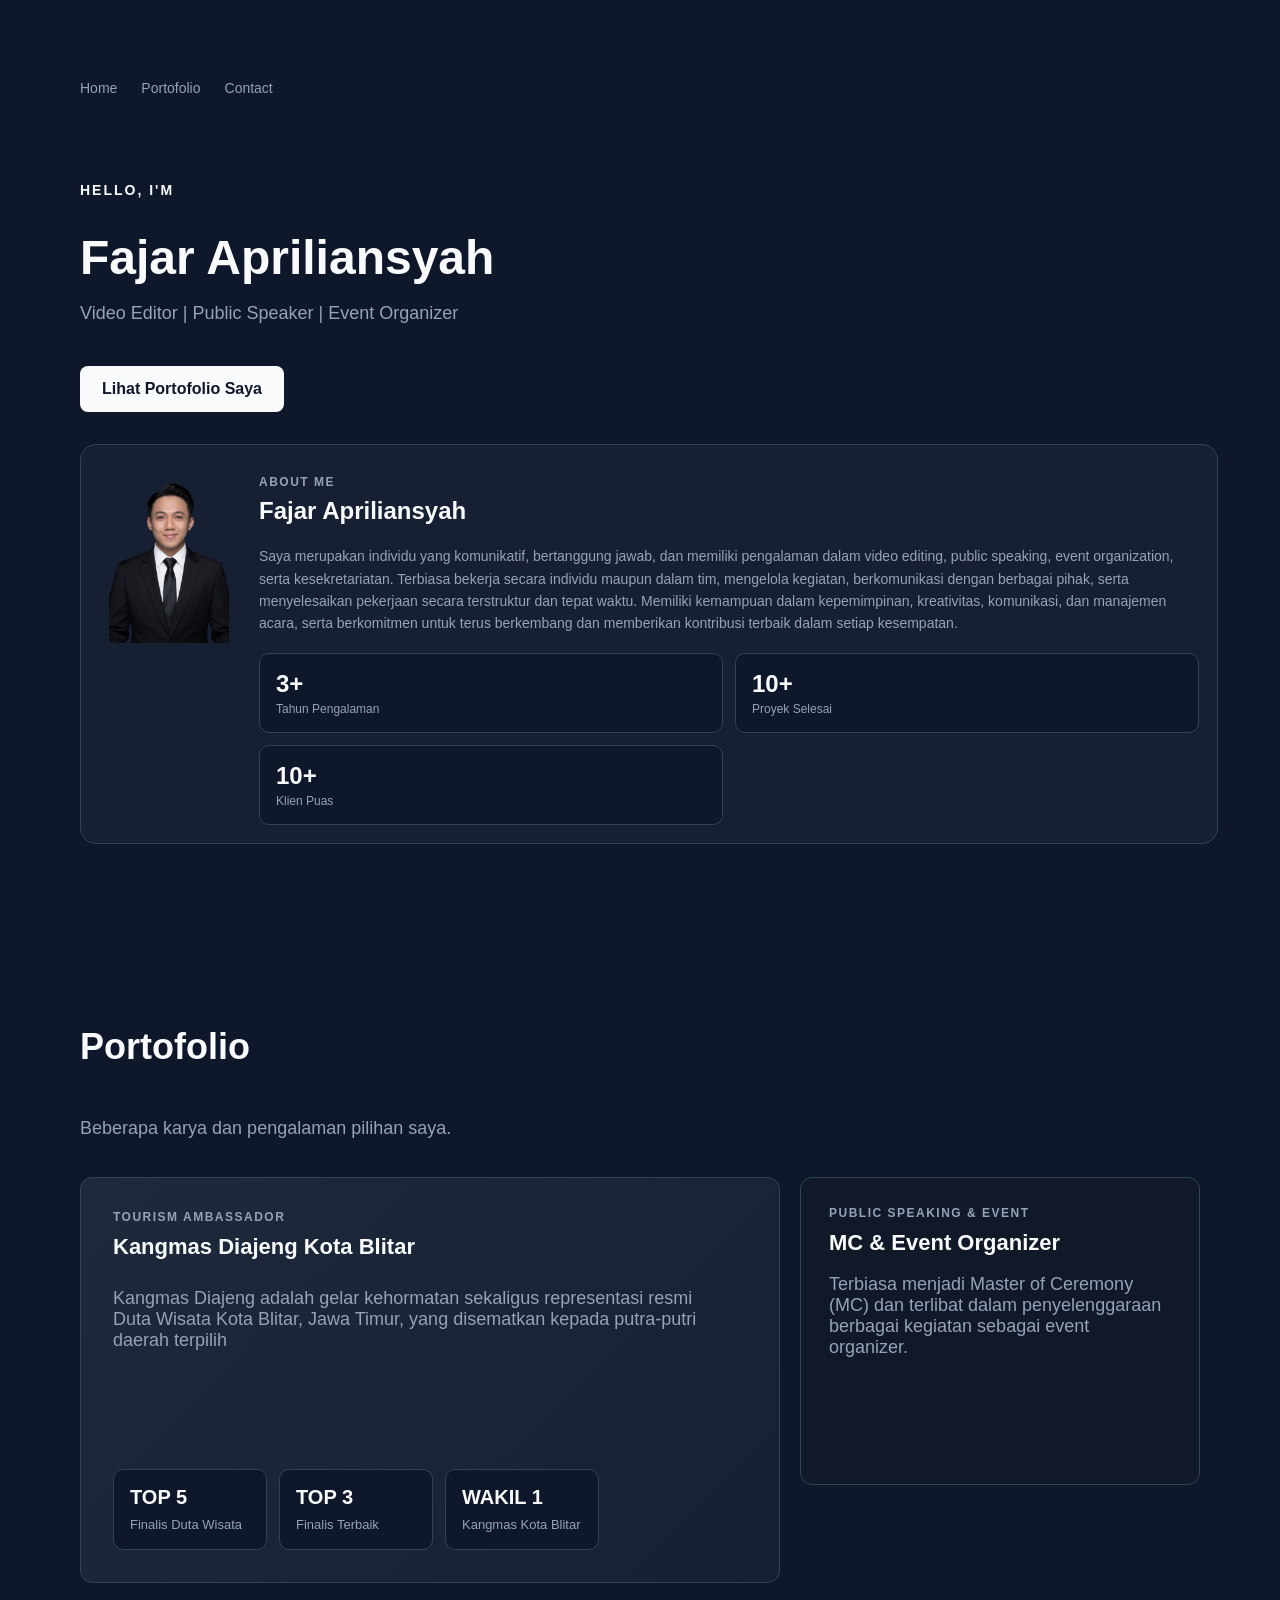
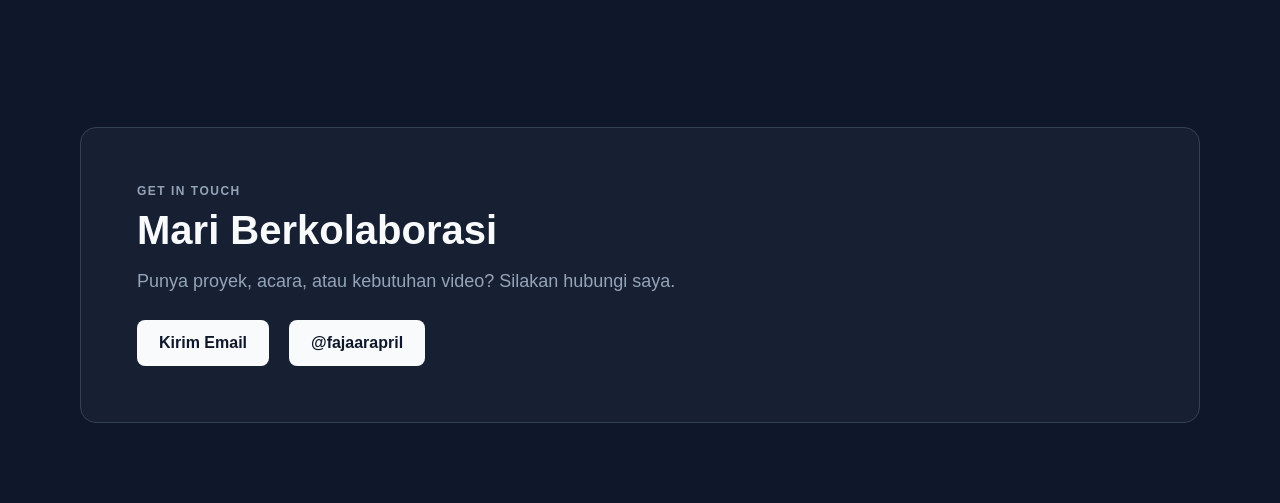
<file: index.html>
<!DOCTYPE html>
<html lang="id">
<head>
    <link rel="stylesheet" href="style.css">
    <meta charset="UTF-8">
    <meta name="viewport" content="width=device-width, initial-scale=1.0">
    <title>Fajar Apriliansyah | Portfolio</title>
</head>

<body>
    <header class="navbar">

  <nav>
    <a href="#home">Home</a>
    <a href="#portfolio">Portofolio</a>
    <a href="#contact">Contact</a>
  </nav>
</header>
 <main id="home" class="hero">
  <div class="hero-content">
    <p class="greeting">HELLO, I'M</p>
    <h1>Fajar Apriliansyah</h1>
    <p>Video Editor | Public Speaker | Event Organizer </p>
    <a href="#portfolio" class="cta-button">Lihat Portofolio Saya</a>
  </div>

  <aside class="profile-panel">
    <img src="assets/images/Professionals.png" alt="Fajar Apriliansyah">

    <p class="panel-label">ABOUT ME</p>
    <h2>Fajar Apriliansyah</h2>

    <p class="panel-description">
      Saya merupakan individu yang komunikatif, bertanggung jawab, dan memiliki pengalaman dalam video editing, public speaking, event organization, serta kesekretariatan. Terbiasa bekerja secara individu maupun dalam tim, mengelola kegiatan, berkomunikasi dengan berbagai pihak, serta menyelesaikan pekerjaan secara terstruktur dan tepat waktu. Memiliki kemampuan dalam kepemimpinan, kreativitas, komunikasi, dan manajemen acara, serta berkomitmen untuk terus berkembang dan memberikan kontribusi terbaik dalam setiap kesempatan.
    </p>

    <div class="profile-stats">
      <div>
        <strong>3+</strong>
        <span>Tahun Pengalaman</span>
      </div>

      <div>
        <strong>10+</strong>
        <span>Proyek Selesai</span>
      </div>
      <div>
        <strong>10+</strong>
        <span>Klien Puas</span>
      </div>
    </div>
  </aside>
 </main>
 <section id="portfolio">
  <h2>Portofolio</h2>
  <p>Beberapa karya dan pengalaman pilihan saya.</p>
  <div class="project-card">
  <p class="project-category">TOURISM AMBASSADOR</p>

<h3>Kangmas Diajeng Kota Blitar</h3>

<p class="project-description">
  Kangmas Diajeng adalah gelar kehormatan sekaligus representasi resmi Duta Wisata Kota Blitar, Jawa Timur, yang disematkan kepada putra-putri daerah terpilih
</p>

<div class="achievement-list">
  <div class="achievement-item">
    <strong>TOP 5</strong>
    <span>Finalis Duta Wisata</span>
  </div>

  <div class="achievement-item">
    <strong>TOP 3</strong>
    <span>Finalis Terbaik</span>
  </div>

  <div class="achievement-item">
    <strong>WAKIL 1</strong>
    <span>Kangmas Kota Blitar</span>
  </div>
</div>
</div>
</div>
</div>

<div class="project-card">
  <p class="project-category">PUBLIC SPEAKING & EVENT</p>

  <h3>MC & Event Organizer</h3>

  <p class="project-description">
    Terbiasa menjadi Master of Ceremony (MC) dan terlibat dalam penyelenggaraan berbagai kegiatan sebagai event organizer.
  </p>
</div>

</section>
<section id="contact" class="contact-section">
  <p class="project-category">GET IN TOUCH</p>

  <h2>Mari Berkolaborasi</h2>

  <p>
    Punya proyek, acara, atau kebutuhan video? Silakan hubungi saya.
  </p>

  <div class="contact-links">
    <a href="https://mail.google.com/mail/?view=cm&fs=1&to=fajarapriliansyah0304@gmail.com" target="_blank" rel="noopener noreferrer" class="contact-button">
  Kirim Email
</a>

    <a href="https://www.instagram.com/fajaarapril/" target="_blank" rel="noopener noreferrer" class="contact-button">
      @fajaarapril
    </a>
  </div>
</section>
</body>
</html>
</file>
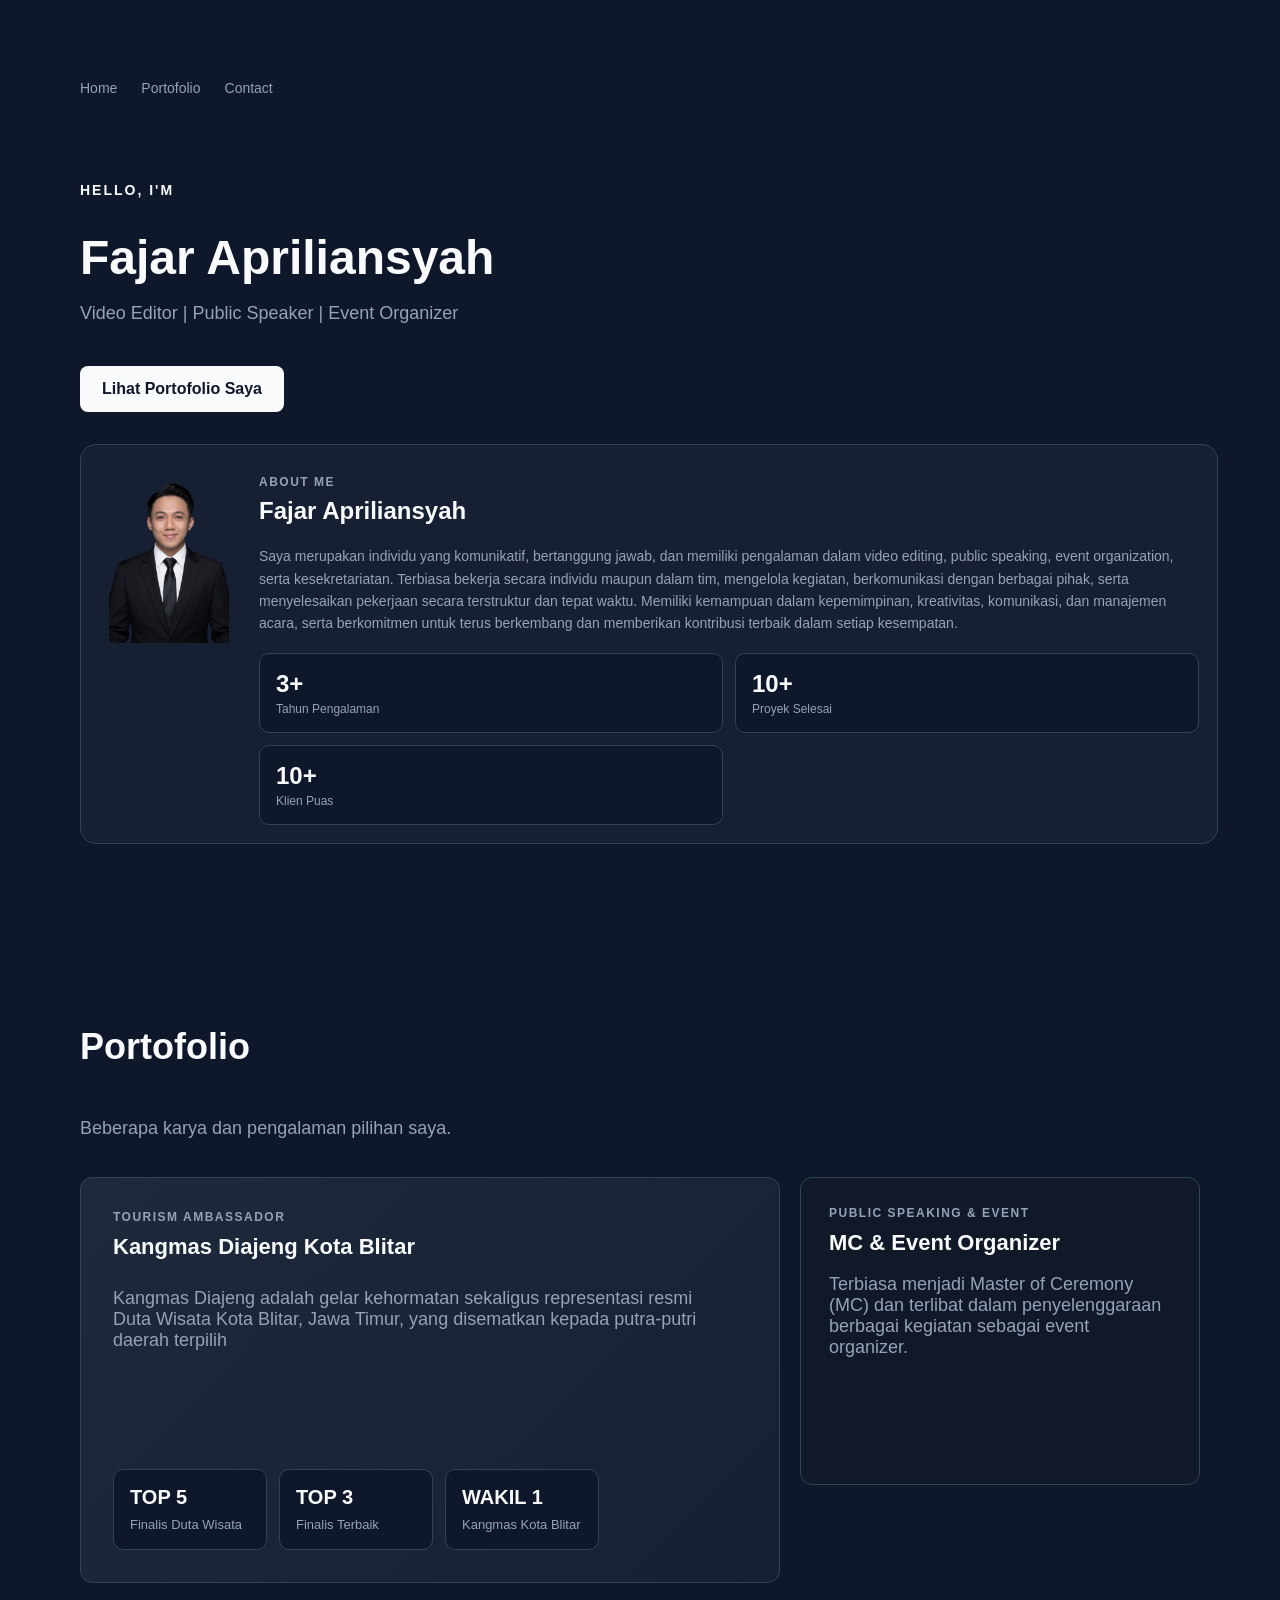
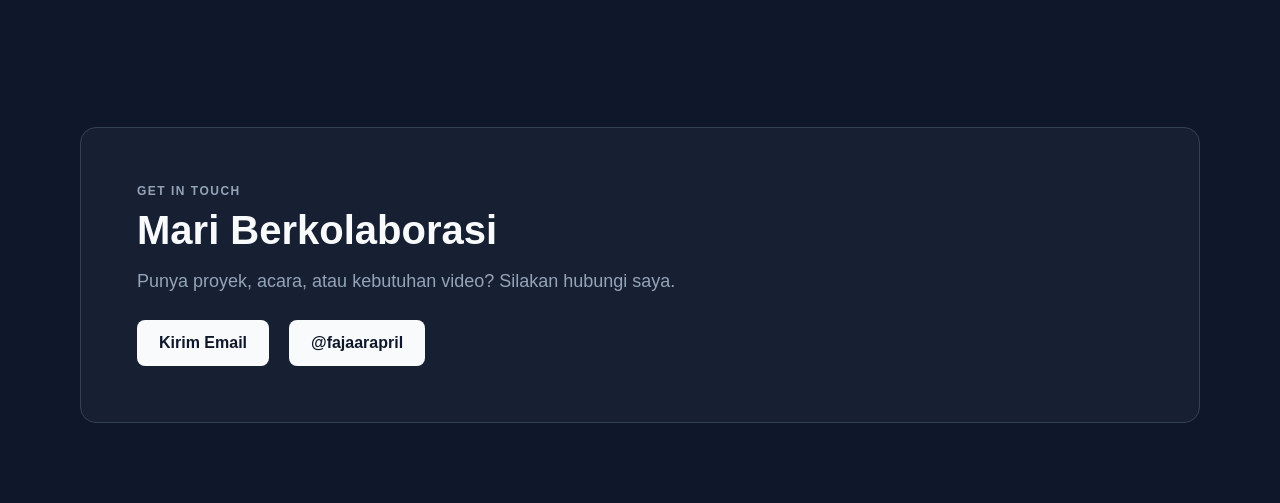
<file: indeks.html>
<!DOCTYPE html>
<html lang="id">
<head>
    <link rel="stylesheet" href="style.css">
    <meta charset="UTF-8">
    <meta name="viewport" content="width=device-width, initial-scale=1.0">
    <title>Fajar Apriliansyah | Portfolio</title>
</head>

<body>
    <header class="navbar">

  <nav>
    <a href="#home">Home</a>
    <a href="#portfolio">Portofolio</a>
    <a href="#contact">Contact</a>
  </nav>
</header>
 <main id="home" class="hero">
  <div class="hero-content">
    <p class="greeting">HELLO, I'M</p>
    <h1>Fajar Apriliansyah</h1>
    <p>Video Editor | Public Speaker | Event Organizer </p>
    <a href="#portfolio" class="cta-button">Lihat Portofolio Saya</a>
  </div>

  <aside class="profile-panel">
    <img src="assets/images/Professionals.png" alt="Fajar Apriliansyah">

    <p class="panel-label">ABOUT ME</p>
    <h2>Fajar Apriliansyah</h2>

    <p class="panel-description">
      Saya merupakan individu yang komunikatif, bertanggung jawab, dan memiliki pengalaman dalam video editing, public speaking, event organization, serta kesekretariatan. Terbiasa bekerja secara individu maupun dalam tim, mengelola kegiatan, berkomunikasi dengan berbagai pihak, serta menyelesaikan pekerjaan secara terstruktur dan tepat waktu. Memiliki kemampuan dalam kepemimpinan, kreativitas, komunikasi, dan manajemen acara, serta berkomitmen untuk terus berkembang dan memberikan kontribusi terbaik dalam setiap kesempatan.
    </p>

    <div class="profile-stats">
      <div>
        <strong>3+</strong>
        <span>Tahun Pengalaman</span>
      </div>

      <div>
        <strong>10+</strong>
        <span>Proyek Selesai</span>
      </div>
      <div>
        <strong>10+</strong>
        <span>Klien Puas</span>
      </div>
    </div>
  </aside>
 </main>
 <section id="portfolio">
  <h2>Portofolio</h2>
  <p>Beberapa karya dan pengalaman pilihan saya.</p>
  <div class="project-card">
  <p class="project-category">TOURISM AMBASSADOR</p>

<h3>Kangmas Diajeng Kota Blitar</h3>

<p class="project-description">
  Kangmas Diajeng adalah gelar kehormatan sekaligus representasi resmi Duta Wisata Kota Blitar, Jawa Timur, yang disematkan kepada putra-putri daerah terpilih
</p>

<div class="achievement-list">
  <div class="achievement-item">
    <strong>TOP 5</strong>
    <span>Finalis Duta Wisata</span>
  </div>

  <div class="achievement-item">
    <strong>TOP 3</strong>
    <span>Finalis Terbaik</span>
  </div>

  <div class="achievement-item">
    <strong>WAKIL 1</strong>
    <span>Kangmas Kota Blitar</span>
  </div>
</div>
</div>
</div>
</div>

<div class="project-card">
  <p class="project-category">PUBLIC SPEAKING & EVENT</p>

  <h3>MC & Event Organizer</h3>

  <p class="project-description">
    Terbiasa menjadi Master of Ceremony (MC) dan terlibat dalam penyelenggaraan berbagai kegiatan sebagai event organizer.
  </p>
</div>

</section>
<section id="contact" class="contact-section">
  <p class="project-category">GET IN TOUCH</p>

  <h2>Mari Berkolaborasi</h2>

  <p>
    Punya proyek, acara, atau kebutuhan video? Silakan hubungi saya.
  </p>

  <div class="contact-links">
    <a href="https://mail.google.com/mail/?view=cm&fs=1&to=fajarapriliansyah0304@gmail.com" target="_blank" rel="noopener noreferrer" class="contact-button">
  Kirim Email
</a>

    <a href="https://www.instagram.com/fajaarapril/" target="_blank" rel="noopener noreferrer" class="contact-button">
      @fajaarapril
    </a>
  </div>
</section>
</body>
</html>
</file>
<file: style.css>
body {
  margin: 0;
  padding: 80px;
  font-family: Arial, sans-serif;
  background-color: #0f172a;
  color: #f8fafc;
}
h1 {
  font-size: 48px;
  margin-bottom: 16px;
}

p {
  font-size: 18px;
  color: #94a3b8;
}
.greeting {
  font-size: 14px;
  font-weight: bold;
  letter-spacing: 2px;
  color: #f8fafc;
  margin-bottom: 8px;
}
.cta-button {
  display: inline-block;
  align-self: flex-start;
  margin-top: 24px;
  padding: 14px 22px;
  background-color: #f8fafc;
  color: #0f172a;
  text-decoration: none;
  font-weight: bold;
  border-radius: 8px;
}
.hero {
  min-height: calc(100vh - 160px);
  display: flex;
  flex-direction: column;
  justify-content: center;
}
#portfolio {
  padding: 80px 0;
}

#portfolio h2 {
  font-size: 36px;
  margin-bottom: 12px;
}
.project-card {
  max-width: 520px;
  margin-top: 32px;
  padding: 24px;
  background-color: #172033;
  border: 1px solid #334155;
  border-radius: 12px;
}

.project-card h3 {
  margin-top: 0;
  margin-bottom: 10px;
  font-size: 22px;
}
.project-category {
  margin: 0 0 10px;
  font-size: 12px;
  font-weight: bold;
  letter-spacing: 1.5px;
  color: #94a3b8;
}

.project-description {
  max-width: 600px;
}

.achievement-list {
  display: flex;
  flex-wrap: wrap;
  gap: 12px;
  margin-top: 24px;
}

.achievement-item {
  min-width: 120px;
  padding: 16px;
  background-color: #0f172a;
  border: 1px solid #334155;
  border-radius: 10px;
}

.achievement-item strong {
  display: block;
  margin-bottom: 6px;
  font-size: 20px;
  color: #f8fafc;
}

.achievement-item span {
  font-size: 13px;
  color: #94a3b8;
}
.cta-button {
  transition: 0.2s;
}

.cta-button:hover {
  background-color: #cbd5e1;
  transform: translateY(-2px);
}
html {
  scroll-behavior: smooth;
}
#portfolio {
  display: grid;
  grid-template-columns: repeat(3, minmax(0, 1fr));
  gap: 12px;
}

#portfolio h2,
#portfolio > p {
  grid-column: 1 / -1;
}

.project-card {
  max-width: none;
  margin-top: 0;
}
@media (max-width: 700px) {
  body {
    padding: 32px;
  }

  h1 {
    font-size: 38px;
  }

  #portfolio {
    grid-template-columns: 1fr;
  }
}
.hero {
  display: grid;
  grid-template-columns: minmax(0, 1fr) 360px;
  align-items: center;
  gap: 64px;
}

.profile-panel {
  padding: 24px;
  background-color: #172033;
  border: 1px solid #334155;
  border-radius: 16px;
}

.profile-panel img {
  display: block;
  width: 100%;
  height: auto;
  object-fit: contain;
  object-position: center;
  border-radius: 12px;
  margin-bottom: 24px;
}

.panel-label {
  margin-bottom: 8px;
  font-size: 12px;
  font-weight: bold;
  letter-spacing: 1.5px;
  color: #94a3b8;
}

.profile-panel h2 {
  margin: 0 0 12px;
  font-size: 28px;
}

.panel-description {
  font-size: 15px;
  line-height: 1.6;
}

.profile-stats {
  display: grid;
  grid-template-columns: 1fr 1fr;
  gap: 12px;
  margin-top: 24px;
}

.profile-stats div {
  padding: 16px;
  background-color: #0f172a;
  border: 1px solid #334155;
  border-radius: 10px;
}

.profile-stats strong,
.profile-stats span {
  display: block;
}

.profile-stats strong {
  font-size: 24px;
}

.profile-stats span {
  margin-top: 4px;
  font-size: 12px;
  color: #94a3b8;
}
#portfolio {
  grid-template-columns: minmax(0, 1.4fr) minmax(240px, 0.8fr);
  gap: 20px;
}

#portfolio > .project-card:first-of-type {
  display: flex;
  flex-direction: column;
  min-height: 340px;
  padding: 32px;
  background: linear-gradient(135deg, #1e293b, #172033);
}

#portfolio > .project-card:first-of-type .achievement-list {
  margin-top: auto;
}

#portfolio > .project-card:nth-of-type(2) {
  align-self: start;
  min-height: 250px;
  padding: 28px;
  background-color: #111827;
}
.navbar {
  display: flex;
  justify-content: space-between;
  align-items: center;
}

.logo {
  color: #f8fafc;
  font-size: 20px;
  font-weight: bold;
  letter-spacing: 1px;
  text-decoration: none;
}

.navbar nav {
  display: flex;
  gap: 24px;
}

.navbar nav a {
  color: #94a3b8;
  font-size: 14px;
  text-decoration: none;
  transition: color 0.2s;
}

.navbar nav a:hover {
  color: #f8fafc;
}
.project-card {
  transition: transform 0.25s ease, border-color 0.25s ease, box-shadow 0.25s ease;
}

.project-card:hover {
  transform: translateY(-6px);
  border-color: #64748b;
  box-shadow: 0 16px 32px rgba(0, 0, 0, 0.25);
}
@media (max-width: 700px) {
  .navbar {
    flex-direction: column;
    align-items: flex-start;
    gap: 16px;
  }

  .hero {
    grid-template-columns: 1fr;
    min-height: auto;
    gap: 40px;
    padding: 72px 0;
  }

  .profile-panel {
    max-width: 420px;
  }

  #portfolio {
    grid-template-columns: 1fr;
  }

  #portfolio > .project-card:first-of-type,
  #portfolio > .project-card:nth-of-type(2) {
    min-height: auto;
  }
}
.contact-section {
  margin-top: 64px;
  padding: 56px;
  background-color: #172033;
  border: 1px solid #334155;
  border-radius: 16px;
}

.contact-section h2 {
  margin: 0 0 12px;
  font-size: 40px;
}

.contact-links {
  display: flex;
  align-items: center;
  gap: 20px;
  margin-top: 28px;
}

.contact-button {
  padding: 14px 22px;
  background-color: #f8fafc;
  color: #0f172a;
  font-weight: bold;
  text-decoration: none;
  border-radius: 8px;
  transition: 0.2s;
}

.contact-button:hover {
  background-color: #cbd5e1;
  transform: translateY(-2px);
}

.contact-link {
  color: #f8fafc;
  font-weight: bold;
  text-decoration: none;
}

.contact-link:hover {
  text-decoration: underline;
}
.hero {
  grid-template-columns: 1fr;
  justify-items: start;
  min-height: auto;
  gap: 32px;
  padding: 72px 0;
}

.profile-panel {
  width: 100%;
max-width: 1100px;
  display: grid;
  grid-template-columns: 140px 1fr;
  column-gap: 20px;
  padding: 18px;
}

.profile-panel img {
  grid-column: 1;
  grid-row: 1 / 5;
  width: 140px;
  height: 180px;
  margin: 0;
  object-fit: contain;
}

.panel-label,
.profile-panel h2,
.panel-description,
.profile-stats {
  grid-column: 2;
}

.profile-panel h2 {
  font-size: 24px;
}

.panel-description {
  margin: 8px 0;
  font-size: 14px;
}

.profile-stats {
  margin-top: 10px;
}
</file>
